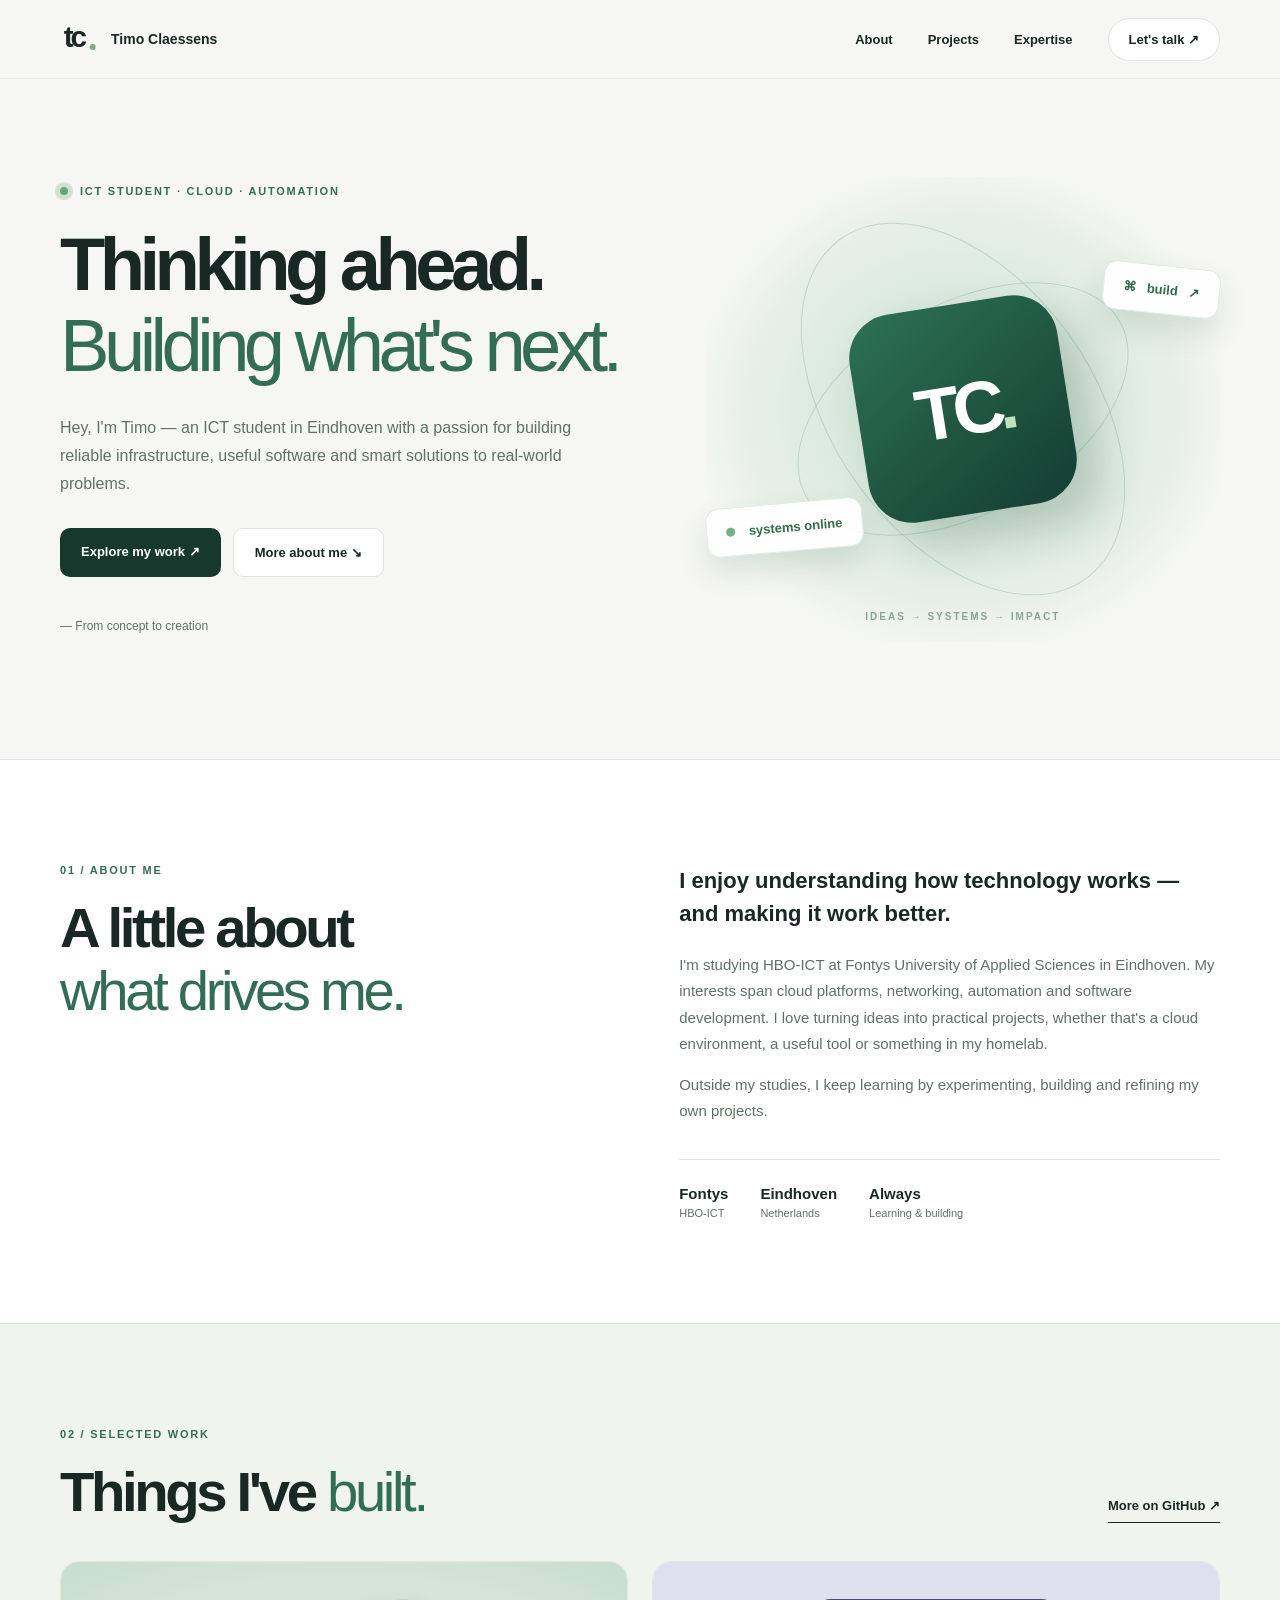
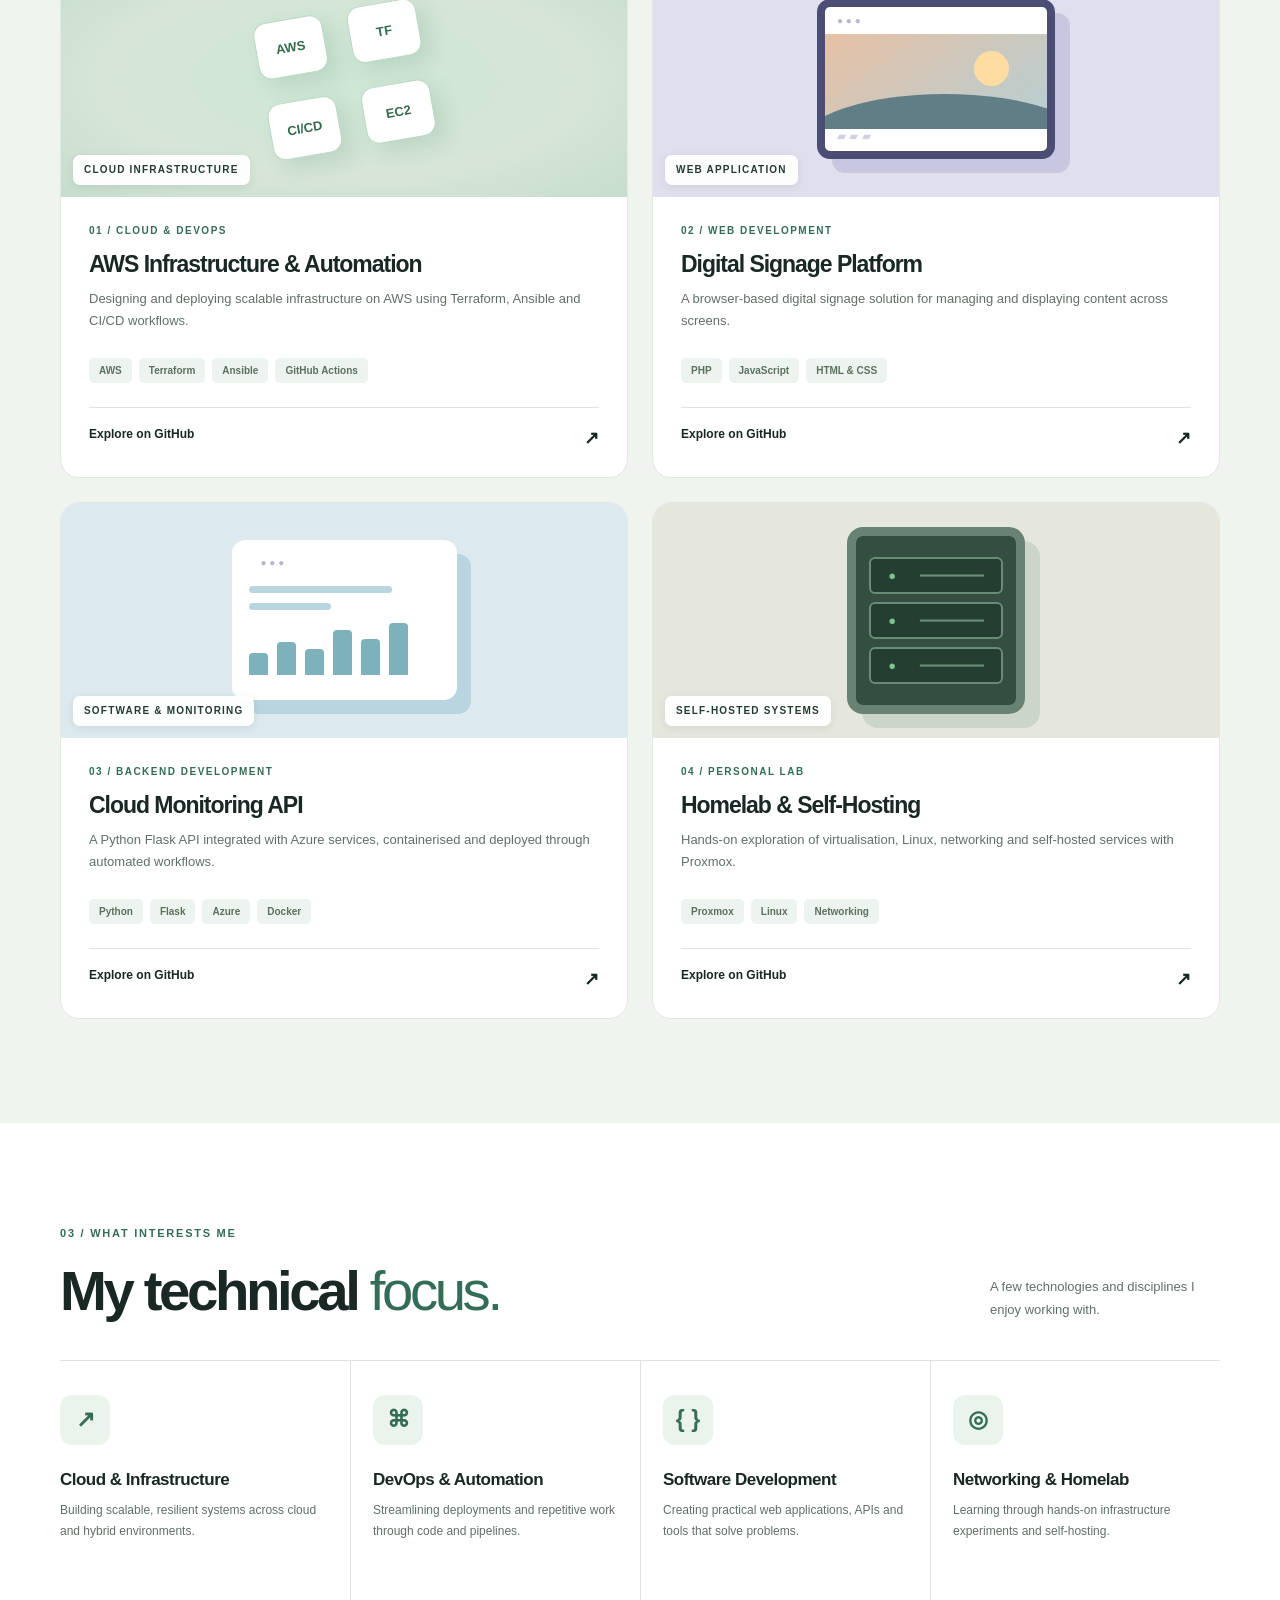
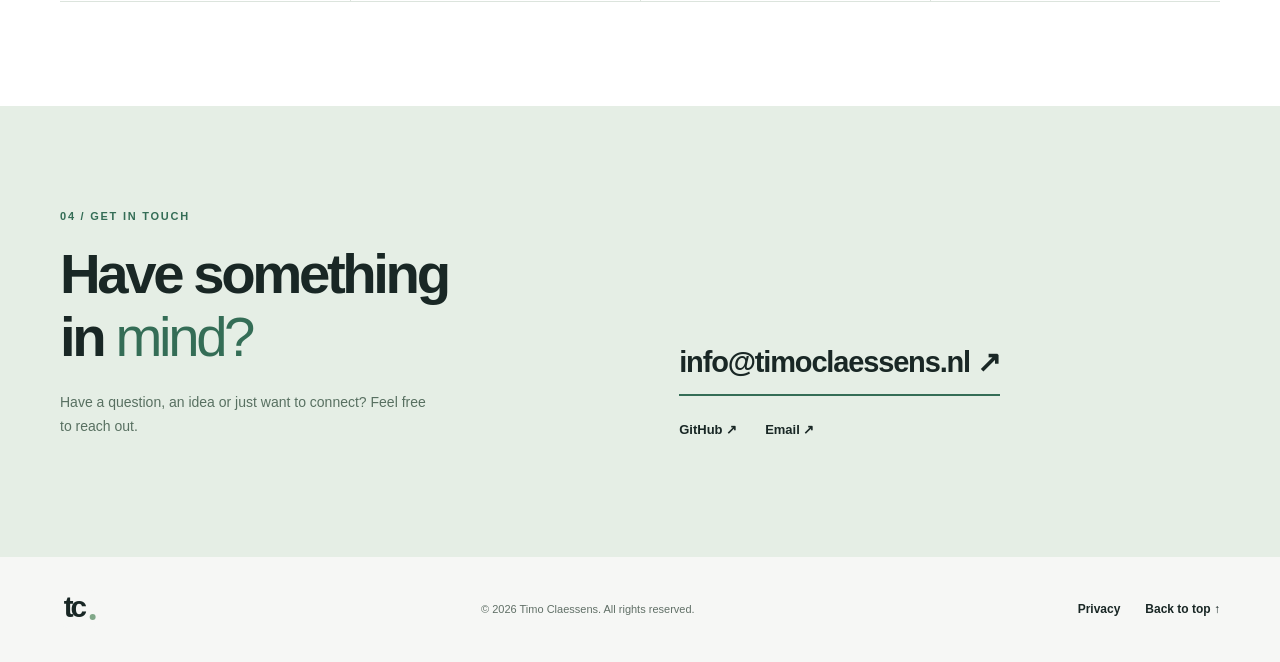
<file: index.html>
<!doctype html>
<html lang="en" data-cms-preview="false">
<head>
<!-- CMS_PREVIEW_HEAD -->
<meta charset="utf-8"><meta name="viewport" content="width=device-width,initial-scale=1">
<meta name="theme-color" content="#f6f7f5">
<meta name="description" content="Timo Claessens — ICT student specialising in infrastructure, cloud and automation.">
<link rel="canonical" href="https://timoclaessens.nl/">
<meta property="og:url" content="https://timoclaessens.nl/">
<meta property="og:title" content="Timo Claessens | ICT & Technology"><meta property="og:description" content="Curious by nature. Driven to build."><meta property="og:type" content="website">
<title>Timo Claessens — ICT & Technology</title>
<link rel="icon" type="image/svg+xml" href="/assets/icons/favicon.svg?v=f4139c4">
<link rel="manifest" href="/site.webmanifest">
<link rel="apple-touch-icon" sizes="180x180" href="/assets/icons/apple-touch-icon.png?v=ed1fe7e">
<link rel="stylesheet" href="/assets/css/style.css?v=0b24fc7"><script defer src="/assets/js/projects.js?v=a34a738"></script><script defer src="/assets/js/main.js?v=f702725"></script>
</head>
<body>
<a class="skip-link" href="#main">Skip to content</a>
<header class="site-header"><div class="container navigation">
<a href="/" class="brand" aria-label="Timo Claessens homepage"><img class="monogram" src="/assets/icons/favicon.svg?v=f4139c4" alt="tc. logo" width="38" height="38"><span>Timo Claessens</span></a>
<button class="menu-button" type="button" aria-controls="nav" aria-expanded="false" aria-label="Open navigation"><span></span><span></span></button>
<nav id="nav" class="nav-links" aria-label="Main navigation"><a href="#about">About</a><a href="#projects">Projects</a><a href="#expertise">Expertise</a><a class="nav-cta" href="#contact">Let's talk ↗</a></nav>
</div></header>
<main id="main">
<!-- EDIT: HERO HEADLINE, INTRODUCTION AND BUTTONS -->
<section class="hero section" id="home"><div class="container hero-layout">
<div class="hero-copy"><div class="eyebrow"><span class="status-dot"></span> ICT STUDENT · CLOUD · AUTOMATION</div>
<h1>Thinking ahead.<br><span>Building what's next.</span></h1>
<p class="intro" data-cms="hero_intro">Hey, I'm Timo — an ICT student in Eindhoven with a passion for building reliable infrastructure, useful software and smart solutions to real-world problems.</p>
<div class="buttons"><a class="btn btn-primary" href="#projects">Explore my work ↗</a><a class="btn btn-secondary" href="#about">More about me ↘</a></div>
<div class="hero-footnote">— From concept to creation</div></div>
<div class="hero-visual" aria-label="Illustration of connected digital systems" role="img"><div class="orbit orbit-one"></div><div class="orbit orbit-two"></div><div class="visual-core">TC<span>.</span></div><div class="floating-card top-card">⌘ &nbsp; build &nbsp; ↗</div><div class="floating-card bottom-card"><i></i> systems online</div><div class="visual-caption">IDEAS → SYSTEMS → IMPACT</div></div>
</div></section>
<!-- EDIT: ABOUT TEXT AND QUICK FACTS -->
<section id="about" class="section about"><div class="container two-columns">
<div><div class="kicker">01 / ABOUT ME</div><h2>A little about<br><em>what drives me.</em></h2></div>
<div class="about-copy"><p class="lead" data-cms="about_lead">I enjoy understanding how technology works — and making it work better.</p>
<p data-cms="about_body">I'm studying HBO-ICT at Fontys University of Applied Sciences in Eindhoven. My interests span cloud platforms, networking, automation and software development. I love turning ideas into practical projects, whether that's a cloud environment, a useful tool or something in my homelab.</p>
<p data-cms="about_closing">Outside my studies, I keep learning by experimenting, building and refining my own projects.</p>
<div class="facts"><div><strong>Fontys</strong><span>HBO-ICT</span></div><div><strong>Eindhoven</strong><span>Netherlands</span></div><div><strong>Always</strong><span>Learning & building</span></div></div></div></div></section>
<!-- EDIT: ADD OR REMOVE AN ENTIRE <article class="project-card"> TO CHANGE THE PROJECTS -->
<section id="projects" class="section projects"><div class="container">
<div class="heading-row"><div><div class="kicker">02 / SELECTED WORK</div><h2>Things I've <em>built.</em></h2></div><a class="underline-link" href="https://github.com/timoc04" target="_blank" rel="noopener noreferrer">More on GitHub ↗</a></div>
<div class="project-grid">
<article class="project-card"><div class="project-art art-cloud"><div class="cloud-tiles"><span>AWS</span><span>TF</span><span>CI/CD</span><span>EC2</span></div><small>CLOUD INFRASTRUCTURE</small></div><div class="project-body"><div class="project-type">01 / CLOUD & DEVOPS</div><h3 data-cms="project_1_title">AWS Infrastructure & Automation</h3><p data-cms="project_1_description">Designing and deploying scalable infrastructure on AWS using Terraform, Ansible and CI/CD workflows.</p><div class="tags" data-cms-tags="project_1_tags"><span>AWS</span><span>Terraform</span><span>Ansible</span><span>GitHub Actions</span></div><a class="project-link" data-cms-url="project_1_url" href="https://github.com/timoc04" target="_blank" rel="noopener noreferrer">Explore on GitHub <span>↗</span></a></div></article>
<article class="project-card"><div class="project-art art-signage"><div class="mini-display"><div class="display-dots">● ● ●</div><div class="display-landscape"><span></span></div><div class="display-lines">▰ ▰ ▰</div></div><small>WEB APPLICATION</small></div><div class="project-body"><div class="project-type">02 / WEB DEVELOPMENT</div><h3 data-cms="project_2_title">Digital Signage Platform</h3><p data-cms="project_2_description">A browser-based digital signage solution for managing and displaying content across screens.</p><div class="tags" data-cms-tags="project_2_tags"><span>PHP</span><span>JavaScript</span><span>HTML & CSS</span></div><a class="project-link" data-cms-url="project_2_url" href="https://github.com/timoc04/timoclaessens.nl/tree/main/projects/signage" target="_blank" rel="noopener noreferrer">Explore on GitHub <span>↗</span></a></div></article>
<article class="project-card"><div class="project-art art-api"><div class="mini-api"><div class="display-dots">● ● ●</div><div class="code-line"></div><div class="code-line short"></div><div class="chart-bars"><i></i><i></i><i></i><i></i><i></i><i></i></div></div><small>SOFTWARE & MONITORING</small></div><div class="project-body"><div class="project-type">03 / BACKEND DEVELOPMENT</div><h3 data-cms="project_3_title">Cloud Monitoring API</h3><p data-cms="project_3_description">A Python Flask API integrated with Azure services, containerised and deployed through automated workflows.</p><div class="tags" data-cms-tags="project_3_tags"><span>Python</span><span>Flask</span><span>Azure</span><span>Docker</span></div><a class="project-link" data-cms-url="project_3_url" href="https://github.com/timoc04/monitoring-api" target="_blank" rel="noopener noreferrer">Explore on GitHub <span>↗</span></a></div></article>
<article class="project-card"><div class="project-art art-homelab"><div class="server-stack"><div>● <span>━━━━━━━━</span></div><div>● <span>━━━━━━━━</span></div><div>● <span>━━━━━━━━</span></div></div><small>SELF-HOSTED SYSTEMS</small></div><div class="project-body"><div class="project-type">04 / PERSONAL LAB</div><h3 data-cms="project_4_title">Homelab & Self-Hosting</h3><p data-cms="project_4_description">Hands-on exploration of virtualisation, Linux, networking and self-hosted services with Proxmox.</p><div class="tags" data-cms-tags="project_4_tags"><span>Proxmox</span><span>Linux</span><span>Networking</span></div><a class="project-link" data-cms-url="project_4_url" href="https://github.com/timoc04" target="_blank" rel="noopener noreferrer">Explore on GitHub <span>↗</span></a></div></article>
</div></div></section>
<!-- EDIT: EXPERTISE CARDS -->
<section id="expertise" class="section expertise"><div class="container"><div class="heading-row"><div><div class="kicker">03 / WHAT INTERESTS ME</div><h2>My technical <em>focus.</em></h2></div><p data-cms="expertise_intro">A few technologies and disciplines I enjoy working with.</p></div>
<div class="expertise-grid"><article><div class="skill-icon">↗</div><h3>Cloud & Infrastructure</h3><p>Building scalable, resilient systems across cloud and hybrid environments.</p></article><article><div class="skill-icon">⌘</div><h3>DevOps & Automation</h3><p>Streamlining deployments and repetitive work through code and pipelines.</p></article><article><div class="skill-icon">{ }</div><h3>Software Development</h3><p>Creating practical web applications, APIs and tools that solve problems.</p></article><article><div class="skill-icon">◎</div><h3>Networking & Homelab</h3><p>Learning through hands-on infrastructure experiments and self-hosting.</p></article></div></div></section>
<!-- EDIT: CONTACT EMAIL AND SOCIAL LINKS -->
<section id="contact" class="section contact"><div class="container two-columns"><div><div class="kicker">04 / GET IN TOUCH</div><h2>Have something<br>in <em>mind?</em></h2><p data-cms="contact_intro">Have a question, an idea or just want to connect? Feel free to reach out.</p></div><div class="contact-right"><a class="email-link" href="mailto:info@timoclaessens.nl">info@timoclaessens.nl ↗</a><div class="socials"><a href="https://github.com/timoc04" target="_blank" rel="noopener noreferrer">GitHub ↗</a><a href="mailto:info@timoclaessens.nl">Email ↗</a></div></div></div></section>
</main>
<!-- EDIT: FOOTER LINKS -->
<footer><div class="container footer-content"><a href="#home" class="footer-logo" aria-label="Back to top"><img class="monogram" src="/assets/icons/favicon.svg?v=f4139c4" alt="tc. logo" width="38" height="38"></a><p>© <span id="year">2026</span> Timo Claessens. All rights reserved.</p><div><a href="/privacy/">Privacy</a><a href="#home">Back to top ↑</a></div></div></footer>
<!-- CMS_PREVIEW_BODY -->
</body></html>
</file>
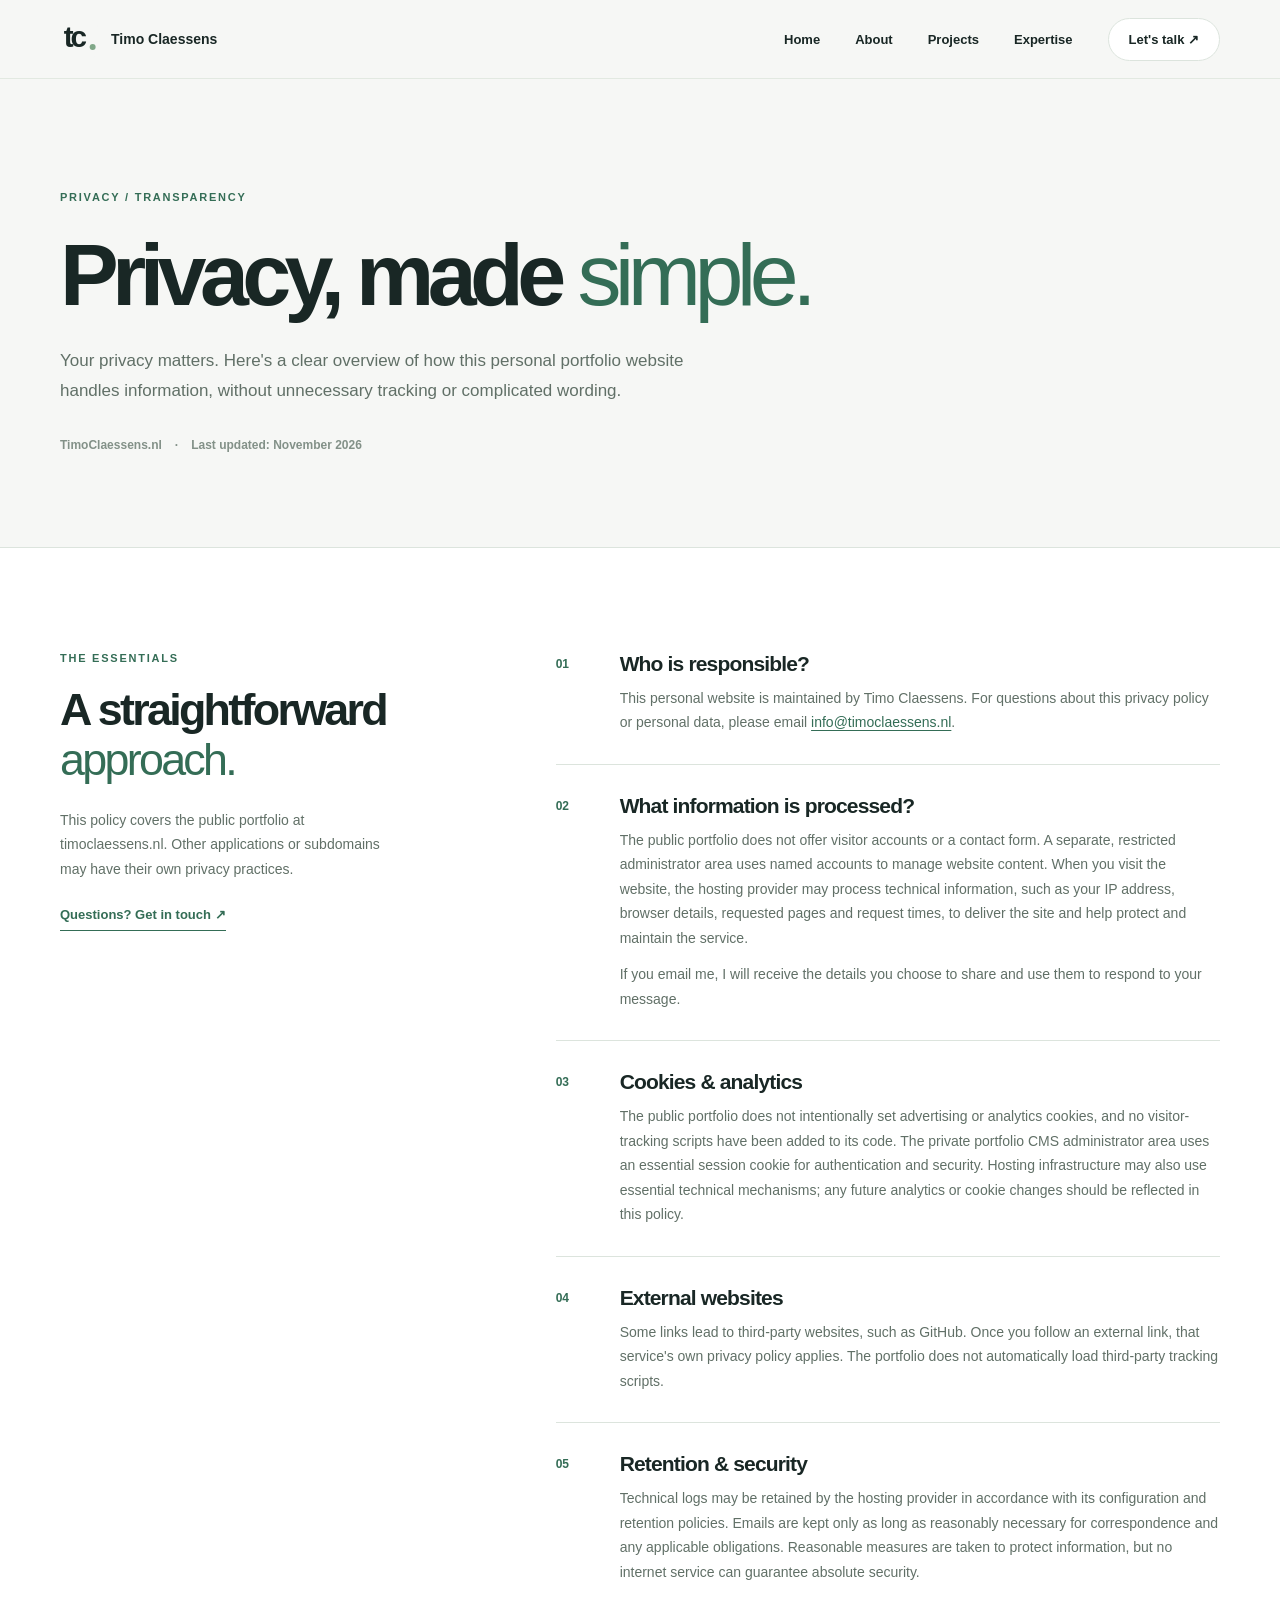
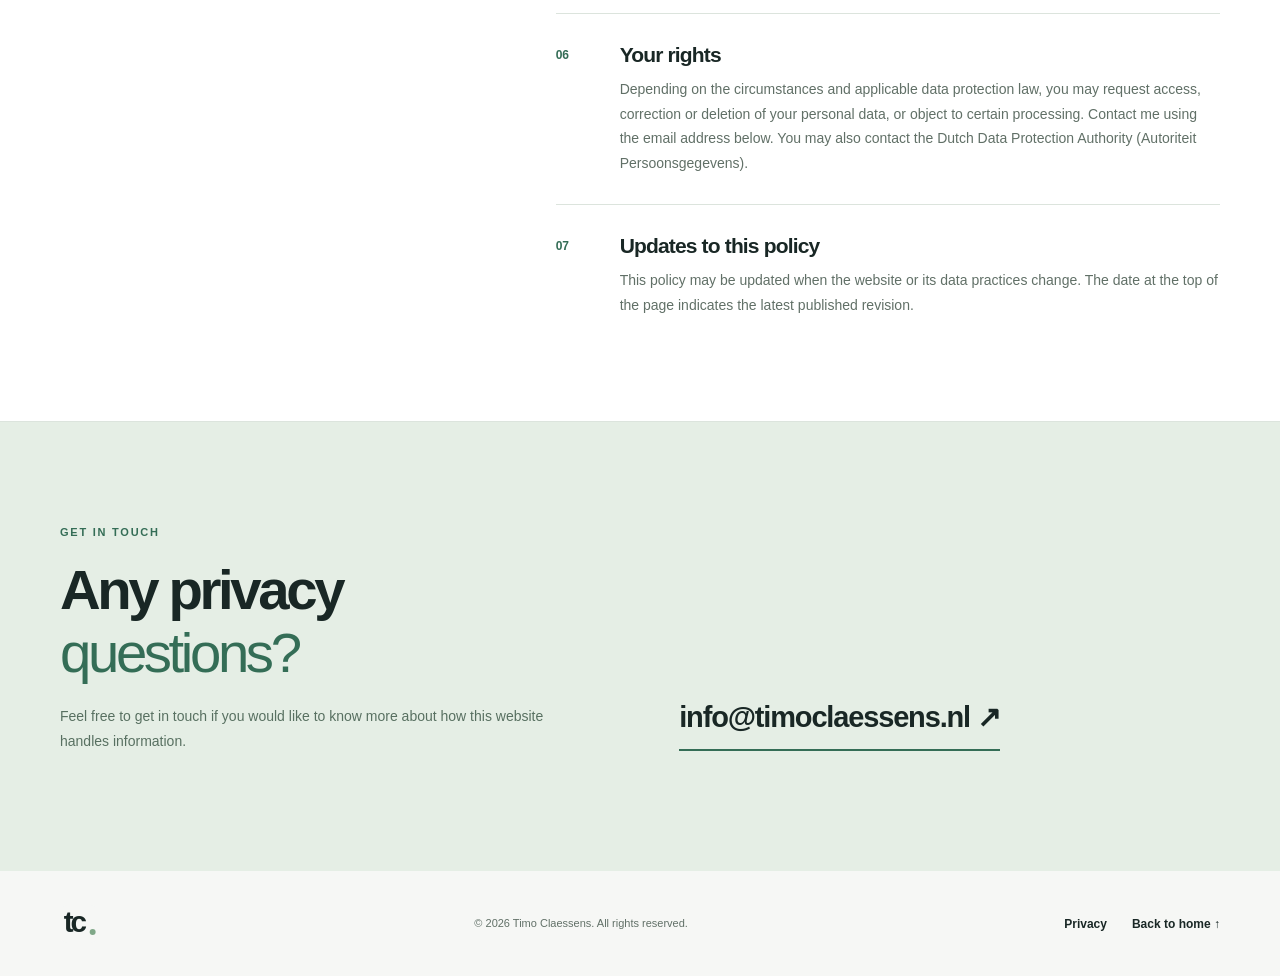
<file: privacy/index.html>
<!doctype html>
<html lang="en">
<head>
<meta charset="utf-8"><meta name="viewport" content="width=device-width,initial-scale=1">
<meta name="theme-color" content="#f6f7f5">
<meta name="description" content="Learn how TimoClaessens.nl handles privacy, technical data, cookies and external links.">
<link rel="canonical" href="https://timoclaessens.nl/privacy/">
<title>Privacy Policy — Timo Claessens</title>
<link rel="icon" type="image/svg+xml" href="/assets/icons/favicon.svg?v=f4139c4">
<link rel="manifest" href="/site.webmanifest">
<link rel="apple-touch-icon" sizes="180x180" href="/assets/icons/apple-touch-icon.png?v=ed1fe7e">
<link rel="stylesheet" href="/assets/css/style.css?v=0b24fc7">
<link rel="stylesheet" href="/privacy/privacy.css?v=9928027">
<script defer src="/assets/js/main.js?v=f702725"></script>
</head>
<body>
<a class="skip-link" href="#main">Skip to content</a>
<header class="site-header"><div class="container navigation">
<a href="/" class="brand" aria-label="Timo Claessens homepage"><img class="monogram" src="/assets/icons/favicon.svg?v=f4139c4" alt="tc. logo" width="38" height="38"><span>Timo Claessens</span></a>
<button class="menu-button" type="button" aria-controls="nav" aria-expanded="false" aria-label="Open navigation"><span></span><span></span></button>
<nav id="nav" class="nav-links" aria-label="Main navigation">
<a href="/">Home</a><a href="/#about">About</a><a href="/#projects">Projects</a><a href="/#expertise">Expertise</a><a class="nav-cta" href="mailto:info@timoclaessens.nl">Let's talk ↗</a>
</nav></div></header>
<main id="main">
<section class="privacy-intro section"><div class="container">
<div class="kicker">PRIVACY / TRANSPARENCY</div>
<h1>Privacy, made <em>simple.</em></h1>
<p class="privacy-lead">Your privacy matters. Here's a clear overview of how this personal portfolio website handles information, without unnecessary tracking or complicated wording.</p>
<div class="privacy-meta">TimoClaessens.nl <span aria-hidden="true">·</span> Last updated: November 2026</div>
</div></section>
<section class="privacy-content section"><div class="container privacy-layout">
<aside class="privacy-aside"><div class="kicker">THE ESSENTIALS</div><h2>A straightforward <em>approach.</em></h2><p>This policy covers the public portfolio at timoclaessens.nl. Other applications or subdomains may have their own privacy practices.</p><a href="mailto:info@timoclaessens.nl" class="privacy-aside-link">Questions? Get in touch ↗</a></aside>
<div class="privacy-articles">
<!-- EDIT: Update the statements below if you introduce analytics, forms, embeds, cookies or new hosting services. -->
<article class="privacy-item"><span class="privacy-number">01</span><div><h3>Who is responsible?</h3><p>This personal website is maintained by Timo Claessens. For questions about this privacy policy or personal data, please email <a href="mailto:info@timoclaessens.nl">info@timoclaessens.nl</a>.</p></div></article>
<article class="privacy-item"><span class="privacy-number">02</span><div><h3>What information is processed?</h3><p>The public portfolio does not offer visitor accounts or a contact form. A separate, restricted administrator area uses named accounts to manage website content. When you visit the website, the hosting provider may process technical information, such as your IP address, browser details, requested pages and request times, to deliver the site and help protect and maintain the service.</p><p>If you email me, I will receive the details you choose to share and use them to respond to your message.</p></div></article>
<article class="privacy-item"><span class="privacy-number">03</span><div><h3>Cookies & analytics</h3><p>The public portfolio does not intentionally set advertising or analytics cookies, and no visitor-tracking scripts have been added to its code. The private portfolio CMS administrator area uses an essential session cookie for authentication and security. Hosting infrastructure may also use essential technical mechanisms; any future analytics or cookie changes should be reflected in this policy.</p></div></article>
<article class="privacy-item"><span class="privacy-number">04</span><div><h3>External websites</h3><p>Some links lead to third-party websites, such as GitHub. Once you follow an external link, that service's own privacy policy applies. The portfolio does not automatically load third-party tracking scripts.</p></div></article>
<article class="privacy-item"><span class="privacy-number">05</span><div><h3>Retention & security</h3><p>Technical logs may be retained by the hosting provider in accordance with its configuration and retention policies. Emails are kept only as long as reasonably necessary for correspondence and any applicable obligations. Reasonable measures are taken to protect information, but no internet service can guarantee absolute security.</p></div></article>
<article class="privacy-item"><span class="privacy-number">06</span><div><h3>Your rights</h3><p>Depending on the circumstances and applicable data protection law, you may request access, correction or deletion of your personal data, or object to certain processing. Contact me using the email address below. You may also contact the Dutch Data Protection Authority (Autoriteit Persoonsgegevens).</p></div></article>
<article class="privacy-item"><span class="privacy-number">07</span><div><h3>Updates to this policy</h3><p>This policy may be updated when the website or its data practices change. The date at the top of the page indicates the latest published revision.</p></div></article>
</div></div></section>
<section class="privacy-contact section"><div class="container two-columns"><div><div class="kicker">GET IN TOUCH</div><h2>Any privacy <em>questions?</em></h2><p>Feel free to get in touch if you would like to know more about how this website handles information.</p></div><div class="contact-right"><a class="email-link" href="mailto:info@timoclaessens.nl">info@timoclaessens.nl ↗</a></div></div></section>
</main>
<footer><div class="container footer-content"><a href="/" class="footer-logo" aria-label="Back to homepage"><img class="monogram" src="/assets/icons/favicon.svg?v=f4139c4" alt="tc. logo" width="38" height="38"></a><p>© <span id="year">2026</span> Timo Claessens. All rights reserved.</p><div><a href="/privacy/" aria-current="page">Privacy</a><a href="/">Back to home ↑</a></div></div></footer>
</body></html>
</file>
<file: assets/css/style.css>
/* Edit these variables to change the overall design. */
:root {
  --bg:#f6f7f5;
  --paper:#fff;
  --text:#192725;
  --muted:#617067;
  --green:#346d56;
  --dark:#17382d;
  --border:#dce4dd;
  --width:1160px;
  --font:Inter,ui-sans-serif,-apple-system,BlinkMacSystemFont,"Segoe UI",sans-serif
}

* {
  box-sizing:border-box
}

html {
  scroll-behavior:smooth;
  scroll-padding-top:85px
}

body {
  margin:0;
  background:var(--bg);
  color:var(--text);
  font-family:var(--font);
  -webkit-font-smoothing:antialiased
}

a {
  text-decoration:none;
  color:inherit
}

button {
  font:inherit
}

p {
  line-height:1.75
}

h1,h2,h3,p {
  margin-top:0
}

::selection {
  background:#c3e1cb
}

.container {
  width:min(calc(100% - 64px),var(--width));
  margin:auto
}

.section {
  padding:104px 0
}

.skip-link {
  position:absolute;
  top:-100px;
  left:15px;
  background:var(--dark);
  color:#fff;
  padding:12px;
  z-index:99
}

.skip-link:focus {
  top:10px
}

.site-header {
  position:sticky;
  top:0;
  z-index:30;
  background:#f6f7f5ed;
  backdrop-filter:blur(18px);
  border-bottom:1px solid #e2e9e1
}

.navigation {
  height:78px;
  display:flex;
  justify-content:space-between;
  align-items:center
}

.brand {
  display:flex;
  align-items:center;
  gap:13px;
  font-weight:700;
  font-size:14px
}

.monogram {
  display:block;
  width:38px;
  height:38px;
  object-fit:contain;
  flex-shrink:0
}

.footer-logo {
  display:inline-flex;
  align-items:center
}

.nav-links {
  display:flex;
  align-items:center;
  gap:35px;
  font-size:13px;
  font-weight:650
}

.nav-links a:hover {
  color:var(--green)
}

.nav-cta {
  border:1px solid var(--border);
  background:#fff;
  padding:13px 20px;
  border-radius:40px
}

.menu-button {
  display:none
}

.hero {
  padding-top:95px;
  padding-bottom:115px;
  overflow:hidden
}

.hero-layout {
  display:grid;
  grid-template-columns:1.08fr .92fr;
  gap:42px;
  align-items:center;
  min-height:470px
}

.eyebrow,.kicker {
  font-size:11px;
  font-weight:800;
  letter-spacing:.16em;
  color:var(--green)
}

.eyebrow {
  display:flex;
  align-items:center;
  gap:12px
}

.status-dot {
  width:8px;
  height:8px;
  background:#69a67d;
  border-radius:50%;
  box-shadow:0 0 0 5px #cce5d2
}

.hero h1 {
  font-size:clamp(50px,5.8vw,82px);
  line-height:1.08;
  letter-spacing:-.075em;
  margin:28px 0
}

.hero h1 span,h2 em {
  color:var(--green);
  font-style:normal;
  font-weight:500
}

.intro {
  max-width:540px;
  font-size:16px;
  color:var(--muted);
  margin-bottom:30px
}

.buttons {
  display:flex;
  flex-wrap:wrap;
  gap:12px
}

.btn {
  padding:16px 21px;
  border-radius:10px;
  font-size:13px;
  font-weight:700;
  transition:transform .2s
}

.btn:hover {
  transform:translateY(-3px)
}

.btn-primary {
  background:var(--dark);
  color:#fff
}

.btn-secondary {
  background:#fff;
  border:1px solid var(--border)
}

.hero-footnote {
  font-size:12px;
  color:#617067;
  margin-top:42px
}

.hero-visual {
  height:465px;
  position:relative;
  display:grid;
  place-items:center;
  isolation:isolate;
  border-radius:40px;
  background:radial-gradient(ellipse,#c9e0d0,#e7f0e8 60%,transparent 76%)
}

.orbit {
  position:absolute;
  border:1px solid #77a58a55;
  border-radius:50%;
  transform:rotate(-29deg)
}

.orbit-one {
  width:360px;
  height:210px
}

.orbit-two {
  width:420px;
  height:260px;
  transform:rotate(54deg)
}

.visual-core {
  z-index:1;
  display:flex;
  align-items:center;
  justify-content:center;
  width:210px;
  height:210px;
  background:linear-gradient(145deg,#2d7253,#143d32);
  border-radius:44px;
  color:#fff;
  font-size:73px;
  letter-spacing:-.1em;
  font-weight:800;
  transform:rotate(-9deg);
  box-shadow:20px 25px 45px #1a4b3438
}

.visual-core span {
  color:#bfe4bd
}

.floating-card {
  position:absolute;
  z-index:3;
  padding:16px 19px;
  border-radius:13px;
  background:#ffffffed;
  border:1px solid #e1ebe2;
  box-shadow:0 15px 30px #17442d20;
  color:#356b4f;
  font-size:13px;
  font-weight:750
}

.top-card {
  right:0;
  top:88px;
  transform:rotate(6deg)
}

.bottom-card {
  left:0;
  bottom:90px;
  transform:rotate(-5deg)
}

.bottom-card i {
  display:inline-block;
  width:9px;
  height:9px;
  background:#70b082;
  border-radius:50%;
  margin-right:10px
}

.visual-caption {
  position:absolute;
  bottom:20px;
  font-size:10px;
  letter-spacing:.2em;
  font-weight:800;
  color:#8aa491
}

.two-columns {
  display:grid;
  grid-template-columns:1fr 1.1fr;
  gap:11%
}

h2 {
  font-size:clamp(36px,4.4vw,58px);
  line-height:1.12;
  letter-spacing:-.06em;
  margin:20px 0 0
}

.about {
  background:#fff;
  border-block:1px solid var(--border)
}

.about-copy {
  font-size:15px;
  color:var(--muted)
}

.about-copy .lead {
  font-size:22px;
  font-weight:650;
  line-height:1.5;
  color:var(--text)
}

.facts {
  display:flex;
  flex-wrap:wrap;
  gap:32px;
  margin-top:34px;
  padding-top:25px;
  border-top:1px solid var(--border)
}

.facts div {
  display:grid;
  gap:5px
}

.facts strong {
  font-size:15px;
  color:var(--text)
}

.facts span {
  font-size:11px
}

.projects {
  background:#f0f4ef
}

.heading-row {
  display:flex;
  justify-content:space-between;
  align-items:end;
  gap:25px;
  margin-bottom:38px
}

.underline-link {
  font-size:13px;
  font-weight:750;
  border-bottom:1px solid var(--text);
  padding-bottom:9px
}

.underline-link:hover {
  color:var(--green)
}

.project-grid {
  display:grid;
  grid-template-columns:repeat(2,minmax(0,1fr));
  gap:24px
}

.project-card {
  display:flex;
  flex-direction:column;
  overflow:hidden;
  background:#fff;
  border:1px solid #e1e8e0;
  border-radius:19px;
  transition:transform .2s,box-shadow .2s
}

.project-card:hover {
  transform:translateY(-4px);
  box-shadow:0 20px 30px #23452d13
}

.project-art {
  height:235px;
  position:relative;
  display:grid;
  place-items:center;
  overflow:hidden
}

.project-art small {
  position:absolute;
  bottom:12px;
  left:12px;
  right:12px;
  z-index:2;
  display:block;
  width:fit-content;
  max-width:calc(100% - 24px);
  padding:8px 11px;
  border-radius:7px;
  background:rgba(255,255,255,.94);
  color:#243c30;
  font-size:10px;
  line-height:1.35;
  letter-spacing:.12em;
  font-weight:800;
  opacity:1;
  box-shadow:0 2px 8px rgba(20,48,35,.09)
}

.art-cloud {
  background:radial-gradient(ellipse,#cde7d5,#d6e5d7 60%,#c6ddcd);
  color:#346c4e
}

.cloud-tiles {
  display:grid;
  grid-template-columns:repeat(2,70px);
  gap:25px;
  transform:rotate(-10deg)
}

.cloud-tiles span {
  display:grid;
  place-items:center;
  height:57px;
  background:#fff;
  border:1px solid #b9d8c4;
  border-radius:13px;
  box-shadow:9px 10px 20px #2e694e20;
  font-size:13px;
  font-weight:800
}

.art-signage {
  background:#e0dfee;
  color:#575478
}

.mini-display {
  width:238px;
  height:160px;
  background:#fff;
  border:8px solid #4c4d75;
  border-radius:13px;
  box-shadow:15px 14px 0 #c7c7df;
  overflow:hidden
}

.display-dots {
  font-size:10px;
  color:#b9b9cb;
  padding:8px 12px
}

.display-landscape {
  height:95px;
  background:linear-gradient(145deg,#e6c0a4,#b5cfd4);
  position:relative;
  overflow:hidden
}

.display-landscape:before {
  content:"";
  position:absolute;
  right:38px;
  top:17px;
  width:35px;
  height:35px;
  background:#ffdda2;
  border-radius:50%
}

.display-landscape span {
  position:absolute;
  bottom:-65px;
  left:-25px;
  width:290px;
  height:100px;
  background:#617e86;
  border-radius:50%
}

.display-lines {
  padding-left:12px;
  color:#d0d0e2;
  font-size:12px
}

.art-api {
  background:#dce9ef;
  color:#4b7185
}

.mini-api {
  width:225px;
  height:160px;
  background:#fff;
  border-radius:13px;
  box-shadow:14px 14px 0 #b9d5e0;
  padding:9px 17px
}

.code-line {
  height:7px;
  background:#b9d5e0;
  width:75%;
  border-radius:6px;
  margin:10px 0
}

.code-line.short {
  width:43%
}

.chart-bars {
  height:55px;
  display:flex;
  align-items:end;
  gap:9px
}

.chart-bars i {
  width:19px;
  height:40%;
  background:#7db2bc;
  border-radius:4px 4px 0 0
}

.chart-bars i:nth-child(2) {
  height:60%
}

.chart-bars i:nth-child(3) {
  height:48%
}

.chart-bars i:nth-child(4) {
  height:82%
}

.chart-bars i:nth-child(5) {
  height:65%
}

.chart-bars i:nth-child(6) {
  height:95%
}

.art-homelab {
  background:#e5e7dc;
  color:#627263
}

.server-stack {
  background:#354e42;
  border:9px solid #688373;
  padding:13px;
  border-radius:16px;
  box-shadow:15px 14px 0 #cbd5c8
}

.server-stack div {
  background:#243e32;
  border:2px solid #688c75;
  border-radius:6px;
  padding:9px 17px;
  margin:8px 0;
  color:#7bc48c;
  font-size:13px
}

.server-stack span {
  color:#698e78;
  margin-left:20px
}

.project-body {
  padding:28px;
  display:flex;
  flex-direction:column;
  flex:1;
  min-height:0
}

.project-type {
  color:var(--green);
  font-size:10px;
  letter-spacing:.15em;
  font-weight:800;
  margin-bottom:15px
}

.project-body h3 {
  font-size:23px;
  letter-spacing:-.045em;
  margin-bottom:10px
}

.project-body p {
  font-size:13px;
  color:var(--muted);
  min-height:48px;
  margin-bottom:22px
}

.tags {
  display:flex;
  flex-wrap:wrap;
  gap:7px;
  margin-bottom:24px
}

.tags span {
  font-size:10px;
  font-weight:700;
  background:#edf3ee;
  color:#5b7160;
  padding:7px 10px;
  border-radius:5px
}

.project-link {
  display:flex;
  justify-content:space-between;
  border-top:1px solid var(--border);
  margin-top:auto;
  padding-top:19px;
  font-size:12px;
  font-weight:750
}

.project-link span {
  font-size:18px
}

.project-link:hover {
  color:var(--green)
}

.expertise {
  background:#fff
}

.heading-row>p {
  max-width:230px;
  font-size:13px;
  color:var(--muted);
  margin:0
}

.expertise-grid {
  display:grid;
  grid-template-columns:repeat(4,1fr);
  border-block:1px solid var(--border)
}

.expertise-grid article {
  padding:34px 22px 30px 0;
  min-height:240px
}

.expertise-grid article+article {
  padding-left:22px;
  border-left:1px solid var(--border)
}

.skill-icon {
  display:grid;
  place-items:center;
  width:50px;
  height:50px;
  background:#eaf3ec;
  border-radius:12px;
  color:var(--green);
  font-size:23px;
  font-weight:750
}

.expertise-grid h3 {
  font-size:17px;
  letter-spacing:-.03em;
  margin:25px 0 10px
}

.expertise-grid p {
  font-size:12px;
  color:var(--muted)
}

.contact {
  background:#e5eee5
}

.contact p {
  max-width:380px;
  font-size:14px;
  color:#587061;
  margin-top:22px
}

.contact-right {
  align-self:end;
  padding-bottom:16px
}

.email-link {
  display:inline-block;
  font-size:clamp(18px,2.4vw,29px);
  font-weight:750;
  letter-spacing:-.04em;
  border-bottom:2px solid var(--green);
  padding-bottom:15px;
  overflow-wrap:anywhere
}

.email-link:hover {
  color:var(--green)
}

.socials {
  display:flex;
  gap:28px;
  margin-top:26px;
  font-size:13px;
  font-weight:700
}

.socials a:hover {
  color:var(--green)
}

.footer-content {
  min-height:105px;
  display:flex;
  justify-content:space-between;
  align-items:center;
  gap:20px
}

.footer-content p {
  margin:0;
  font-size:11px;
  color:#617067
}

.footer-content>div {
  display:flex;
  gap:25px;
  font-size:12px;
  font-weight:700
}

@media(max-width:900px) {
  .hero-layout {
    grid-template-columns:1fr
  }

  .hero-visual {
    max-width:600px;
    width:100%;
    margin:auto;
    height:390px
  }

  .expertise-grid {
    grid-template-columns:repeat(2,1fr)
  }

  .expertise-grid article:nth-child(3) {
    border-left:0;
    border-top:1px solid var(--border);
    padding-left:0
  }

  .expertise-grid article:nth-child(4) {
    border-top:1px solid var(--border)
  }

}

@media(max-width:650px) {
  .container {
    width:calc(100% - 36px)
  }

  .section {
    padding:74px 0
  }

  .navigation {
    height:68px
  }

  .menu-button {
    display:flex;
    flex-direction:column;
    justify-content:center;
    align-items:center;
    gap:6px;
    width:43px;
    height:43px;
    border:1px solid var(--border);
    background:#fff;
    border-radius:10px
  }

  .menu-button span {
    width:19px;
    height:2px;
    background:var(--text)
  }

  .nav-links {
    display:none;
    position:absolute;
    top:68px;
    left:0;
    right:0;
    background:var(--bg);
    padding:20px;
    box-shadow:0 12px 20px #152e1e14;
    flex-direction:column;
    align-items:stretch;
    gap:22px
  }

  .nav-links.open {
    display:flex
  }

  .hero {
    padding-top:60px
  }

  .hero h1 {
    font-size:clamp(44px,10vw,64px)
  }

  .intro {
    font-size:14px
  }

  .hero-visual {
    height:320px
  }

  .visual-core {
    width:145px;
    height:145px;
    border-radius:30px;
    font-size:50px
  }

  .orbit-one {
    width:275px;
    height:155px
  }

  .orbit-two {
    width:310px;
    height:210px
  }

  .top-card {
    top:45px
  }

  .bottom-card {
    bottom:65px
  }

  .two-columns {
    grid-template-columns:1fr;
    gap:35px
  }

  .about-copy .lead {
    font-size:20px
  }

  .heading-row {
    align-items:start;
    flex-direction:column;
    gap:15px
  }

  .project-grid {
    grid-template-columns:1fr;
    gap:18px
  }

  .project-art {
    height:215px
  }

  .expertise-grid {
    grid-template-columns:1fr
  }

  .expertise-grid article,.expertise-grid article+article {
    border-left:0;
    border-top:1px solid var(--border);
    padding:26px 0;
    min-height:auto
  }

  .expertise-grid article:first-child {
    border-top:0
  }

  .footer-content {
    padding:25px 0;
    flex-wrap:wrap
  }

  .footer-content p {
    order:3;
    width:100%
  }

}

@media(prefers-reduced-motion:reduce) {
  html {
    scroll-behavior:auto
  }

  *,*:before,*:after {
    transition:none!important;
    animation:none!important
  }

}


/* Visible keyboard focus across the portfolio and privacy pages. */
:where(a, button):focus-visible {
  outline:3px solid var(--green);
  outline-offset:4px;
}

:where(.btn-primary, .visual-core):focus-visible {
  outline-color:#fff;
}

/* Respect users who request less movement (including smooth scrolling). */
@media (prefers-reduced-motion: reduce) {
  html {
    scroll-behavior:auto;
  }
}
</file>
<file: privacy/privacy.css>
/* Privacy-specific layout. Global colours, typography and navigation are inherited from /assets/css/style.css. */
.privacy-intro{background:#f6f7f5;padding-top:112px;padding-bottom:95px}
.privacy-intro h1{font-size:clamp(48px,7vw,88px);letter-spacing:-.075em;line-height:1.08;margin:24px 0}
.privacy-intro h1 em{font-style:normal;font-weight:500;color:var(--green)}
.privacy-lead{font-size:17px;max-width:670px;color:var(--muted);line-height:1.75}
.privacy-meta{display:flex;gap:13px;align-items:center;margin-top:32px;color:#839188;font-size:12px;font-weight:650}
.privacy-content{background:#fff;border-top:1px solid var(--border);border-bottom:1px solid var(--border)}
.privacy-layout{display:grid;grid-template-columns:.8fr 1.4fr;gap:10%}
.privacy-aside h2{font-size:clamp(32px,3.5vw,48px)}
.privacy-aside p{font-size:14px;color:var(--muted);max-width:320px;margin:24px 0}
.privacy-aside-link{font-size:13px;font-weight:750;color:var(--green);border-bottom:1px solid var(--green);padding-bottom:8px}
.privacy-item{display:grid;grid-template-columns:48px 1fr;gap:16px;padding:29px 0;border-bottom:1px solid var(--border)}
.privacy-item:first-child{padding-top:0}
.privacy-item:last-child{border-bottom:0;padding-bottom:0}
.privacy-number{font-size:12px;font-weight:800;color:var(--green);padding-top:5px}
.privacy-item h3{font-size:21px;letter-spacing:-.04em;margin-bottom:10px}
.privacy-item p{font-size:14px;color:var(--muted);margin-bottom:12px}
.privacy-item p:last-child{margin-bottom:0}
.privacy-item a{color:var(--green);text-decoration:underline;text-underline-offset:3px}
.privacy-contact{background:#e5eee5}
.privacy-contact p{font-size:14px;color:#587061;margin-top:20px}
@media(max-width:750px){.privacy-layout{grid-template-columns:1fr;gap:45px}.privacy-intro{padding-top:75px;padding-bottom:65px}.privacy-intro h1{font-size:clamp(43px,10vw,68px)}.privacy-lead{font-size:15px}}
@media(max-width:650px){.privacy-item{grid-template-columns:35px 1fr;gap:10px;padding:24px 0}.privacy-item h3{font-size:19px}.privacy-meta{flex-wrap:wrap}}
</file>
